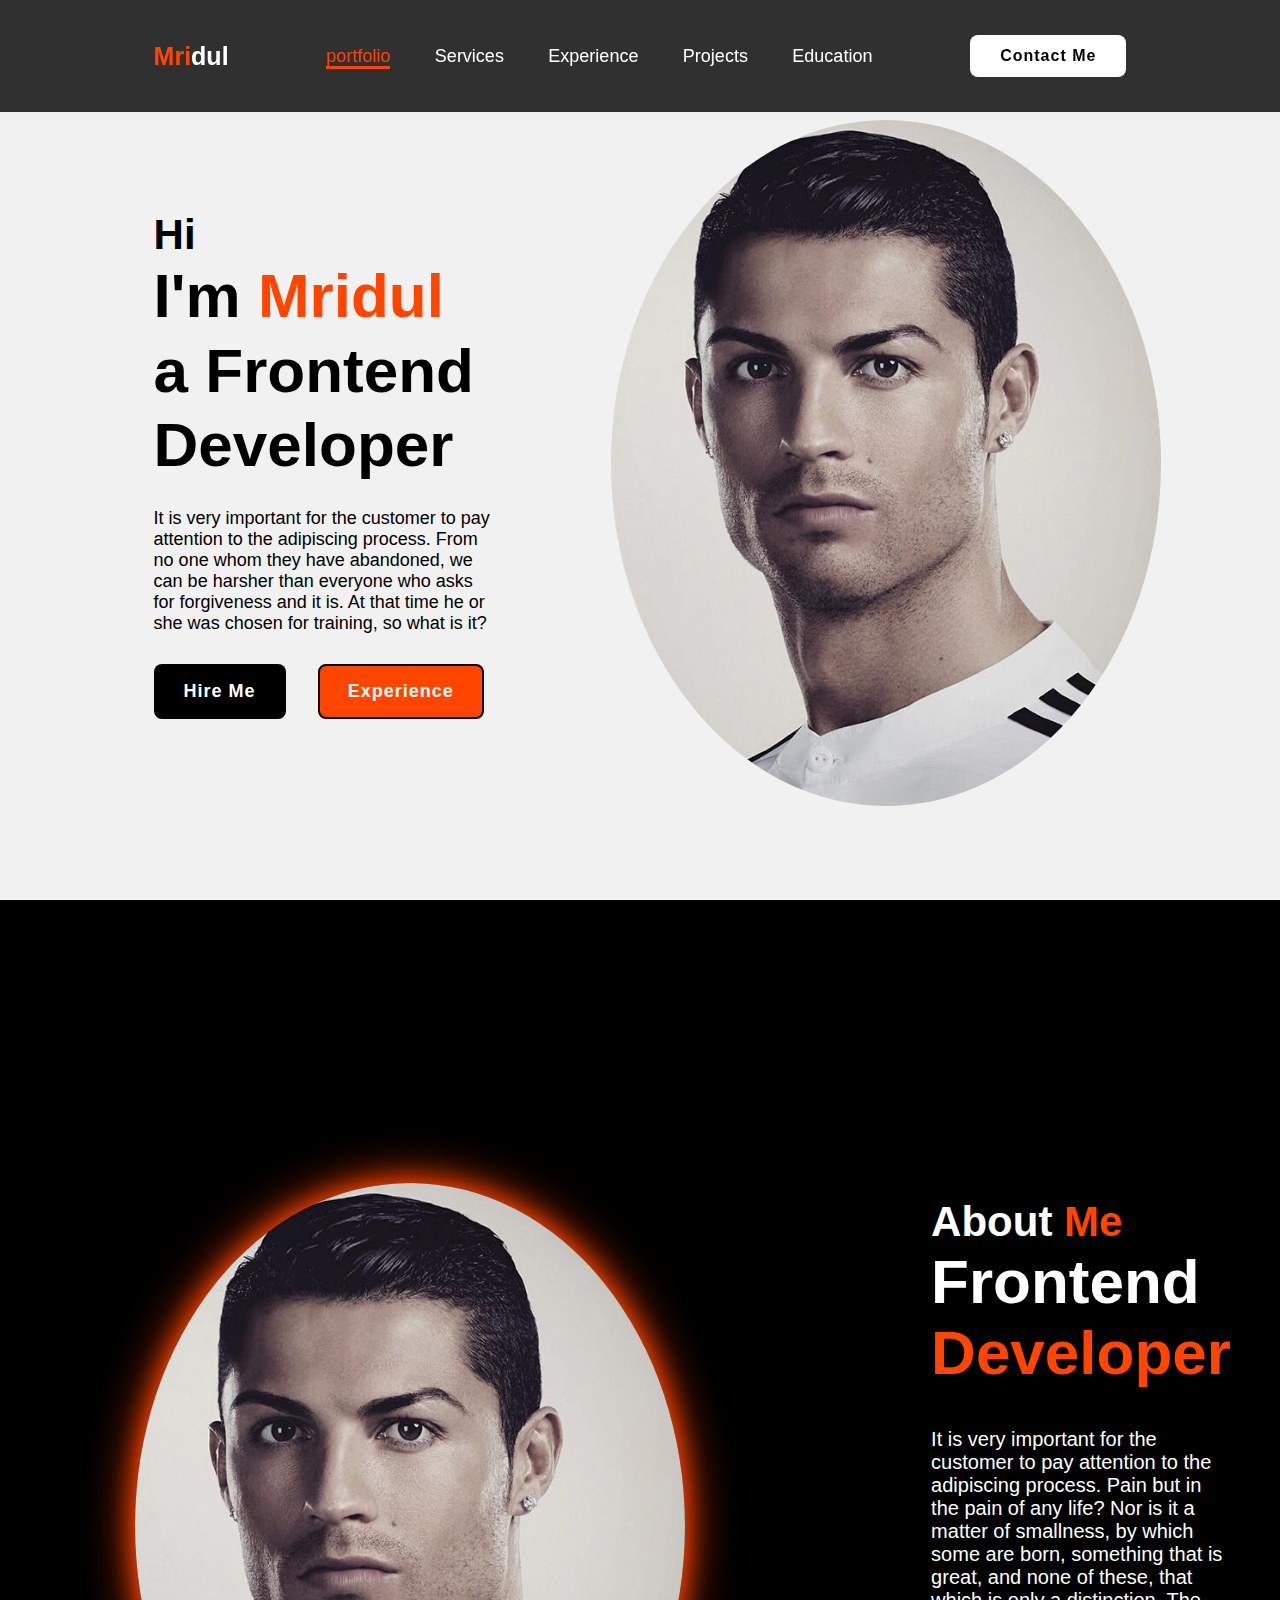
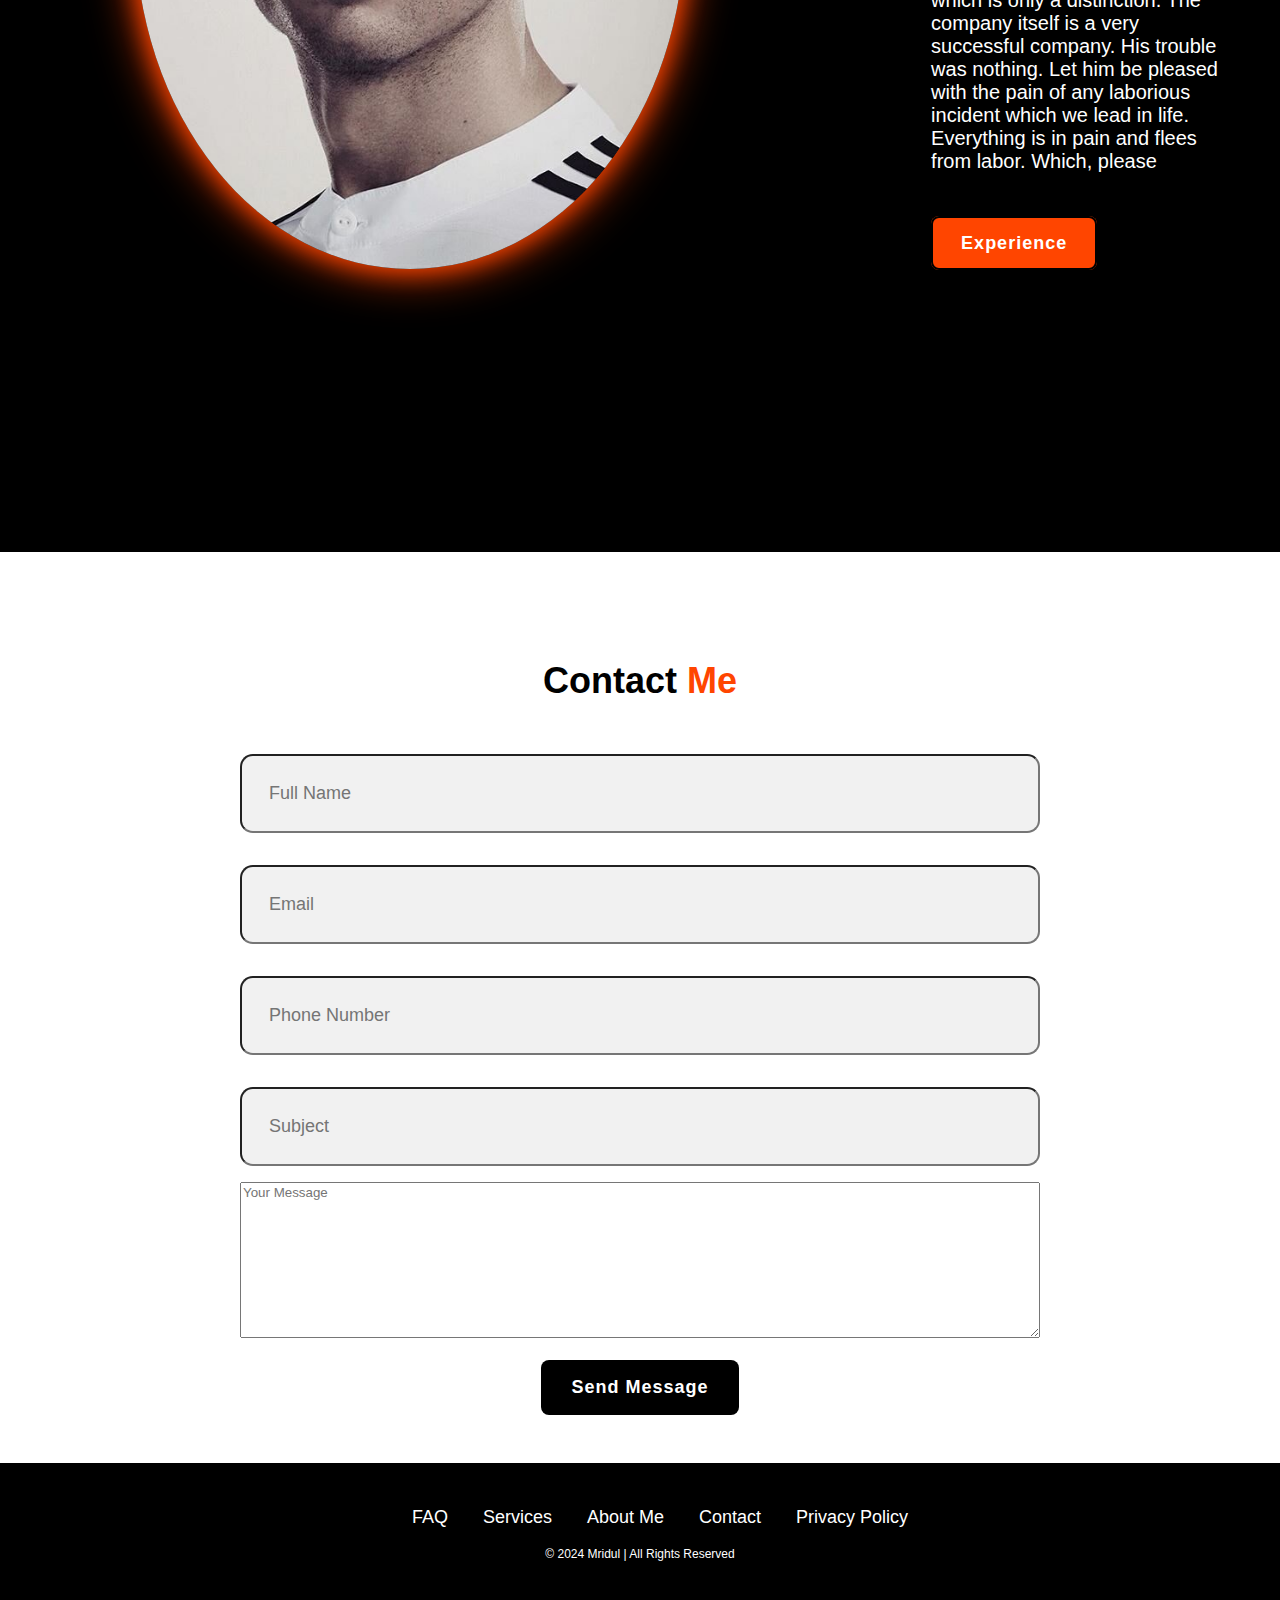
<file: index.html>
<!DOCTYPE html>
<html lang="en">
<head>
    <meta charset="UTF-8">
    <meta name="viewport" content="width=device-width, initial-scale=1.0">
    <title>portfolio</title>
    <link rel="stylesheet" href="style.css">
    
</head>
<body>
    <header class="header">
        <a href="#" class="logo"><span>Mri</span>dul</a>

        <nav class="navbar">
            <a href="#" class="active">portfolio</a>
            <a href="#">Services</a>
            <a href="#">Experience</a>
            <a href="#">Projects</a>
            <a href="#">Education</a>
        </nav>

        <a href="#" class="Contact">Contact Me</a>

    </header>

    <section class="home">
        <div class="home-content">
            <h3>Hi</h3>

            <h1>I'm <span>Mridul<br></span>a Frontend Developer</h1>

            <p>It is very important for the customer to pay attention 
                to the adipiscing process. From no one whom they have
                 abandoned, we can be harsher than everyone who asks for 
                 forgiveness and it is. At that time he or she was chosen 
                 for training, so what is it?</p>

                 <div class="btn-box">
                    <button class="btn-1">Hire Me</button>
                    <button class="btn-2">Experience</button>
                 </div>
        </div>
        <div class="img-box">
            <img src="image.jpg.jpg" alt=""
        </div>


    </section>

    <section class="about">
        <div class="about">
            <img src="image.jpg.jpg" alt="">
        </div>


        <div class="about-content">
            <h2 class="heading">About <span>Me</span></h2>
            <h3>Frontend <span>Developer</span></h3>
            <p>It is very important for the customer
                 to pay attention to the adipiscing process. Pain but in 
                 the pain of any life? Nor is it a matter of smallness,
                  by which some are born, something that is great, and 
                  none of these, that which is only a distinction. The company 
                  itself is a very successful company. His trouble was nothing.
                   Let him be pleased with the pain of any laborious incident 
                   which we lead in life. Everything is in pain and 
                   flees from labor. Which, please</p>
             <a href="#" class="btn-2">Experience</a>      
        </div>
    </section>

    <section class="contact-form">
        <h2 class="contact-me">Contact <span>Me</span></h2>

        <form action="#">

            <div class="input-box" >
                <input type="text" placeholder="Full Name" required>
                <input type="email" placeholder="Email" required>

            </div>
            <div class="input-box" >
                <input type="number" placeholder="Phone Number" required>
                <input type="text" placeholder="Subject" required>
                
            </div>
            <textarea name="teri" id="teri" cols="30" rows="10" placeholder="Your Message" style="width: 100%;"></textarea><br>
            <br>
            <input type="submit" value="Send Message" class="btn-1">
           
            
        </form>
    </section>

    <footer class="footer">

        

        <ul class="list">
            <li>
                <a href="#">FAQ</a>
            </li>
            <li>
                <a href="#">Services</a>
            </li>
            <li>
                <a href="#">About Me</a>
            </li>
            <li>
                <a href="#">Contact</a>
            </li>
            <li>
                <a href="#">Privacy Policy</a>
            </li>
        </ul>
        <p class="copyright">© 2024 Mridul | All Rights Reserved</p>
    </footer>
</body>
</html>
</file>
<file: style.css>
*{
    margin: 0;
    box-sizing: border-box;
    font-family: 'poppins' ,sans-serif;
    text-decoration:none;
    list-style: none;


}
.header{
    position: fixed;
    top: 0;
    left: 0;
    width: 100%;
    padding: 35px 12%;
    background: rgba(0, 0, 0, 0.8);
    backdrop-filter: blur(10px);
    display: flex;
    justify-content: space-between;
    align-items: center;
    z-index: 100;

}
.logo{
    font-size: 25px;
    color: white;
    font-weight: 600;
    transition: 0.3s ease;

}
.logo:hover{
    color: orangered;
    text-shadow: 0 0 25px orangered,
                 0 0 50px orangered;
    transform: scale(1.1);

}
span{
    color: orangered;
}
.navbar a{
    font-size: 18px;
    color: white;
    font-weight: 500;
    margin: 0 20px;
    border-bottom: 3px solid transparent;
    transition: 0.3s ease;

}
.navbar a:hover,
.navbar a.active{
    color: orangered;
    border-bottom: 3px solid orangered;
}
.Contact{
    padding: 10px 28px;
    background-color: white;
    color: black;
    border: 2px solid transparent;
    border-radius: 8px;
    font-size: 16px;
    letter-spacing: 1px;
    font-weight: 600;
    
}
.Contact:hover{
    background-color: orangered;
    box-shadow: 0 0 25px orangered;
    color: white;
}
.home{
    width: 100%;
    min-height: 100vh;
    background: rgb(241, 241, 241);
    display: flex;
    align-items: center;
    gap: 7em;
    padding: 30px 12% 0;
}
.home-content{
    max-width: 800px;
}
.home-content h3{
    font-size: 42px;
}
.home-content h1{
    font-size: 62px;
    line-height: 1.2;
}
.home-content p{
    font-size: 18px;
    margin: 25px 0 30px;
}
.btn-box{
    width: 345px;
    display: flex;
    gap: 2em;
}
.btn-1{
    padding: 15px 28px;
    background-color: black;
    color: white;
    border: 2px solid transparent;
    border-radius: 8px;
    font-size: 18px;
    letter-spacing: 1px;
    font-weight: 600;
    transition: 0.3s ease;
    cursor: pointer;
}
.btn-1:hover{
    background-color: white;
    color: black;
    border: 2px solid black;
}
.btn-2{
    padding: 15px 28px;
    background-color: orangered;
    color: white;
    border: 2px solid black;
    border-radius: 8px;
    font-size: 18px;
    letter-spacing: 1px;
    font-weight: 600;
    transition: 0.3s ease;
    cursor: pointer;
}
.btn-2:hover{
    background-color: white;
    color: orangered;
}
.img-box img{
    border-radius: 50%;
    width: 550px;
}

::-webkit-scrollbar{
    width: 15px;
}
::-webkit-scrollbar-thumb{
    background-color: orangered;
}
::-webkit-scrollbar-track{
    background-color: rgba(0, 0, 0, 0.6);
    width: 50px;
}

.about{
    display: flex;
    justify-content: center;
    align-items: center;
    padding: 12% 8%;
    gap: 10em;
    background: black;
}
.about img{
    position: relative;
    width: 550px;
    box-shadow: 0 0 25px orangered,
                0 0 50px orangered;
    border-radius: 50%;
}
.about-content h2{
    text-align: left;
    color: white;
    font-size: 42px;
}
.about-content h3{
    font-size: 62px;
    color: white;

}
.about-content p{
    color: white;
    font-size: 20px;
    margin: 2em 0 3em;
}

.contact-form h2{
    text-align: center;
    margin-top: 3em;
    margin-bottom: 1em;
    font-size: 36px;
}
.contact-form form{
    max-width: 50em;
    margin: 1rem auto;
    text-align: center;
    margin-bottom: 3em;
    

}
.contact-form form .input-box{
    display: flex;
    justify-content: center;
    flex-wrap: wrap;
;
}

.contact-form form .input-box input,
contact-form form textarea{
    width: 100%;
    padding: 1.5em;
    font-size: 18px;
    color: black;
    background: rgb(241, 241, 241);
    border-radius: .8rem;
    margin: 1rem 0;
    resize: none;
    
}
.footer{
    position: relative;
    bottom: 0;
    width: 100%;
    padding: 40px 0;
    background-color: black;
}
.footer ul{
    margin-top: 0;
    padding-top: 0;
    font-size: 18px;
    line-height: 1.6;
    margin-bottom: 0;
    text-align: center;
}
.footer ul li a{
    color: white;
    border-bottom: 3px solid transparent;
    transition: 0.3s ease;
}
.footer ul li a:hover{
    border-bottom: 3px solid orangered;
}
.footer ul li{
    display: inline-block;
    padding: 0 15px;
}
.footer .copyright{
    margin-top: 15px;
    text-align: center;
    font-size: 12px;
    color: white;
}
.teri{
    width: 100px;
}
</file>
